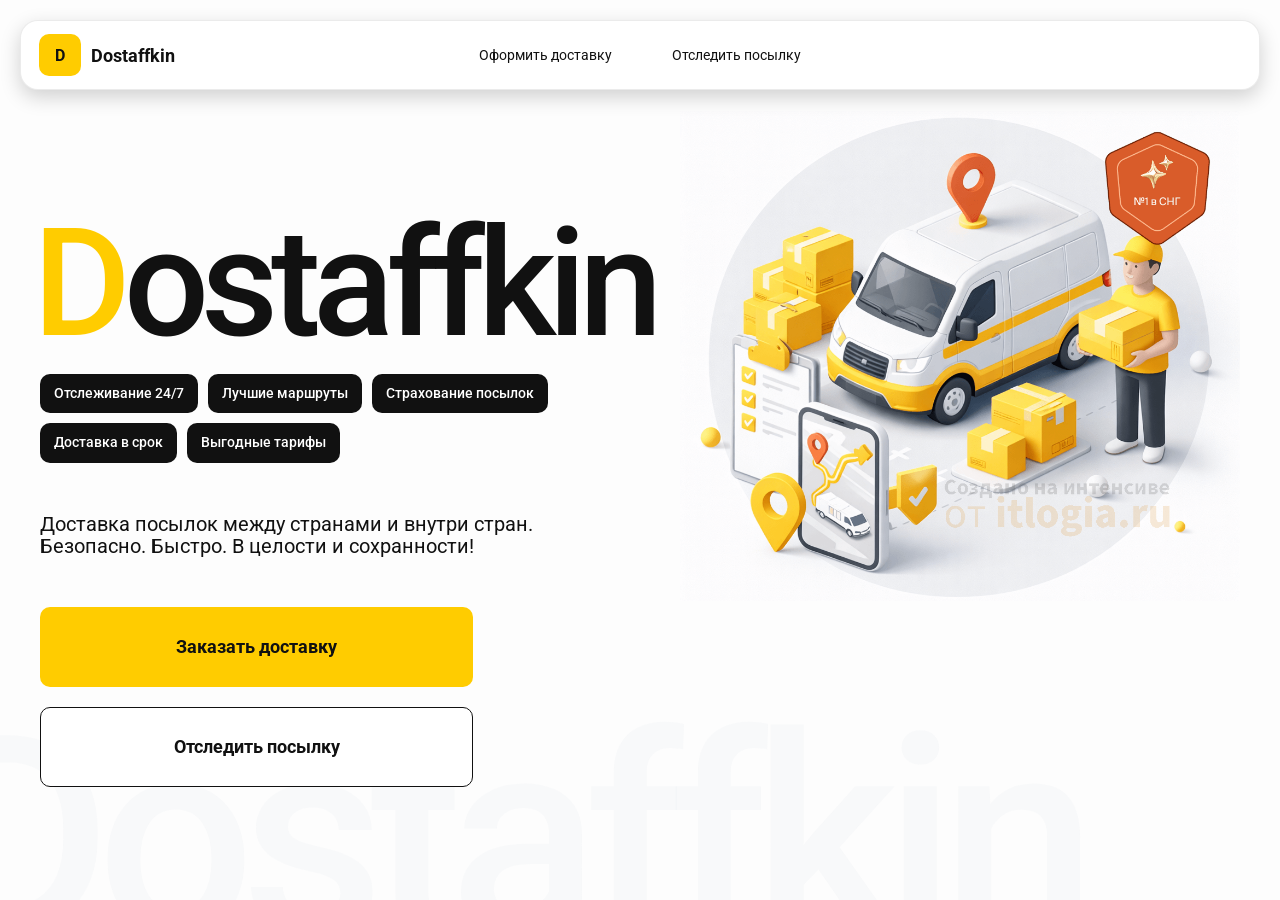
<file: index.html>
<!doctype html>
<html lang="ru">
<head>
    <meta charset="utf-8"/>
    <meta name="viewport" content="width=device-width,initial-scale=1,maximum-scale=1,user-scalable=0"/>
    <title>Dostaffkin — Доставка посылок между странами и внутри стран. Безопасно. Быстро. В целости и сохранности!</title>
    
    
    <link href="styles/base.css" rel="stylesheet" />
    <link href="styles/base_adaptive.css" rel="stylesheet" />
    <link href="styles/index.css" rel="stylesheet" />
    <link href="styles/index_adaptive.css" rel="stylesheet" />
</head>
<body>
<div class="container">
    <header class="header">
        <a class="header-brand" href="#">
            <div class="header-logo">D</div>
            <div class="header-title">Dostaffkin</div>
        </a>
        <nav class="header-menu">
          <a class="header-link" href="./order.html">Оформить <span>доставку</span></a>
          <a class="header-link" href="./track.html">Отследить <span>посылку</span></a>
    </nav>
    </header>
    <main class="main">
        <section class="main-info">
            <div class="main-title">
                <span>D</span>ostaffkin
            </div>
            <div class="main-features">
                <div class="main-feature">Отслеживание 24/7</div>
                <div class="main-feature">Лучшие маршруты</div>
                <div class="main-feature">Страхование посылок</div>
                <div class="main-feature">Доставка в срок</div>
                <div class="main-feature">Выгодные тарифы</div>
            </div>
            <div class="main-description">
                Доставка посылок между странами и внутри стран.
                Безопасно. Быстро. В целости и сохранности!
            </div>
            <div class="main-actions">
                <a class="button" type="button" href="./order.html">Заказать доставку</a>
                <a class="button button-white" type="button" href="./track.html">Отследить посылку</a>
            </div>
        </section>
        <div class="main-title-ghost">Dostaffkin</div>
        <section class="main-image">
          <img src="images/main-image.png" alt="Main image"/>
        </section>


    </main>



</div>

</body>
</html>
</file>
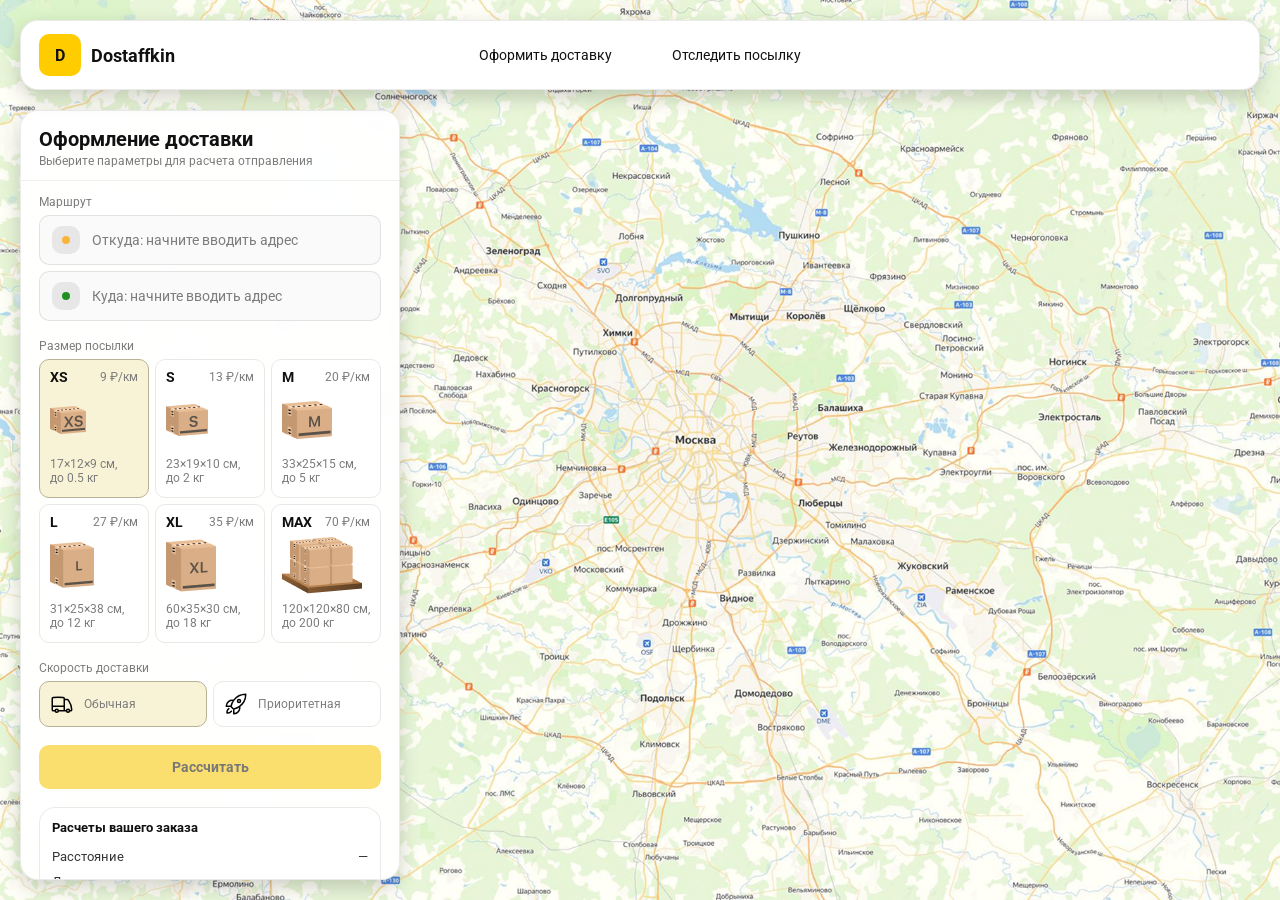
<file: order.html>
<!doctype html>
<html lang="ru">

<head>
    <meta charset="utf-8" />
    <meta name="viewport" content="width=device-width,initial-scale=1,maximum-scale=1,user-scalable=0" />
    <title>Оформление доставки</title>

    <link rel="stylesheet" href="styles/base.css" />
    <link rel="stylesheet" href="styles/base_adaptive.css" />

    <link rel="stylesheet" href="styles/order.css" />
    <link rel="stylesheet" href="styles/order_adaptive.css" />
</head>

<body>
    <div id="map"></div>

    <header class="header">
        <a class="header-brand" href="./index.html">
            <div class="header-logo">D</div>
            <div class="header-title">Dostaffkin</div>
        </a>
        <nav class="header-menu">
            <a class="header-link" href="#">Оформить <span>доставку</span></a>
            <a class="header-link" href="./track.html">Отследить <span>посылку</span></a>
        </nav>
    </header>
    <aside class="main" id="sidebar">
        <div class="main-header">
            <div class="main-title">Оформление доставки</div>
            <div class="main-text">Выберите параметры для расчета отправления</div>
        </div>
        <div class="main-content">
            <div class="main-route">
                <div class="main-block-title">Маршрут</div>
                <div class="main-fields">
                    <div class="main-field" id="fromField">
                        <div class="main-pin"></div>
                        <input id="from" placeholder="Откуда: начните вводить адрес" autocomplete="off" />
                        <div class="main-ac" id="fromAc" role="listbox" aria-label="Подсказки адресов"></div>
                    </div>

                    <div class="main-field" id="toField">
                        <div class="main-pin"></div>
                        <input id="to" placeholder="Куда: начните вводить адрес" autocomplete="off" />
                        <div class="main-ac" id="toAc" role="listbox" aria-label="Подсказки адресов"></div>
                    </div>
                </div>
            </div>
            <div class="main-package">
                <div class="main-block-title">Размер посылки</div>
            
                <div class="main-sizes">
                    <div class="main-size-card is-active" data-value="xs">
                        <div class="main-size-top">
                            <div class="main-size-label">XS</div>
                            <div class="main-size-rate">9 ₽/км</div>
                        </div>
                        <div class="main-size-media">
                            <img src="images/sizes/xs.png" alt="Короб XS" />
                        </div>
                        <div class="main-size-description">17×12×9 см,<br>до 0.5 кг</div>
                    </div>
            
                    <div class="main-size-card" data-value="s">
                        <div class="main-size-top">
                            <div class="main-size-label">S</div>
                            <div class="main-size-rate">13 ₽/км</div>
                        </div>
                        <div class="main-size-media">
                            <img src="images/sizes/s.png" alt="Короб S" />
                        </div>
                        <div class="main-size-description">23×19×10 см,<br>до 2 кг</div>
                    </div>
            
                    <div class="main-size-card" data-value="m">
                        <div class="main-size-top">
                            <div class="main-size-label">M</div>
                            <div class="main-size-rate">20 ₽/км</div>
                        </div>
                        <div class="main-size-media">
                            <img src="images/sizes/m.png" alt="Короб M" />
                        </div>
                        <div class="main-size-description">33×25×15 см,<br>до 5 кг</div>
                    </div>
            
                    <div class="main-size-card" data-value="l">
                        <div class="main-size-top">
                            <div class="main-size-label">L</div>
                            <div class="main-size-rate">27 ₽/км</div>
                        </div>
                        <div class="main-size-media">
                            <img src="images/sizes/l.png" alt="Короб L" />
                        </div>
                        <div class="main-size-description">31×25×38 см,<br>до 12 кг</div>
                    </div>
            
                    <div class="main-size-card" data-value="xl">
                        <div class="main-size-top">
                            <div class="main-size-label">XL</div>
                            <div class="main-size-rate">35 ₽/км</div>
                        </div>
                        <div class="main-size-media">
                            <img src="images/sizes/xl.png" alt="Короб XL" />
                        </div>
                        <div class="main-size-description">60×35×30 см,<br>до 18 кг</div>
                    </div>
            
                    <div class="main-size-card" data-value="max">
                        <div class="main-size-top">
                            <div class="main-size-label">MAX</div>
                            <div class="main-size-rate">70 ₽/км</div>
                        </div>
                        <div class="main-size-media main-size-media-palleta">
                            <img src="images/sizes/max.png" alt="Паллета" />
                        </div>
                        <div class="main-size-description">120×120×80 см,<br>до 200 кг</div>
                    </div>
                </div>
            </div>
            <div class="main-speed">
                <div class="main-block-title">Скорость доставки</div>
            
                <div class="main-speeds">
                    <div class="main-speed-card is-active" data-value="regular">
                        <img class="main-speed-media" src="images/icons/regular.svg" alt="Regular" />
                        <div class="main-speed-description">Обычная</div>
                    </div>
                    <div class="main-speed-card" data-value="fast">
                        <img class="main-speed-media" src="images/icons/fast.svg" alt="Fast" />
                        <div class="main-speed-description">Приоритетная</div>
                    </div>
            
                </div>
            </div>
            <div class="main-calculate-block">
                <button id="calc" class="button calculate-button" type="button" disabled>Рассчитать</button>
            </div>
            
            <div class="main-result" id="result">
                <div class="main-result-title">Расчеты вашего заказа</div>
                <div class="main-result-lines">
                    <div class="main-result-line"><span>Расстояние</span><span id="distanceValue">—</span></div>
                    <div class="main-result-line"><span>Доставим через</span><span id="durationValue">—</span></div>
                    <div class="main-result-line"><span>Тариф</span><span id="rateValue">—</span></div>
                </div>
                <div class="main-price">
                    <div class="main-price-label">Итого</div>
                    <div class="main-price-value" id="totalValue">—</div>
                </div>
            </div>
            <div class="main-order-box">
    <div class="main-order-form" id="orderForm">
        <div class="main-order-title">Оформление доставки</div>
        <div class="main-block-info-row">
            <div class="main-block-title">Контакты</div>
            <div class="order-fields">
                <div class="main-field">
                    <input id="customerName" placeholder="Ваше имя" autocomplete="off"/>
                </div>
                <div class="main-field">
                    <input id="customerPhone" placeholder="Ваш телефон" autocomplete="off" inputmode="tel"/>
                </div>
            </div>
        </div>
        <div class="main-block-info-row extra-info">
            <div class="main-block-title">Дополнительная информация</div>
            <div class="main-field textarea">
                <textarea id="comment" placeholder="Детали доставки и комментарии"></textarea>
            </div>
        </div>
        <button id="submit" class="button main-submit-request" type="button" disabled>Отправить заявку
        </button>
        </div>
    <div class="main-order-success" id="orderSuccess">
        <div class="main-success-icon">✓</div>
        <div class="main-success-title">Заявка отправлена!</div>
        <div class="main-success-title">Номер отправления – <span id="orderId"></span></div>
        <div class="main-success-subtitle">Мы скоро свяжемся с вами</div>
    </div>
    </div>
    </div>
    
    
    </aside>
    
    </body>
    
    </html>
</file>
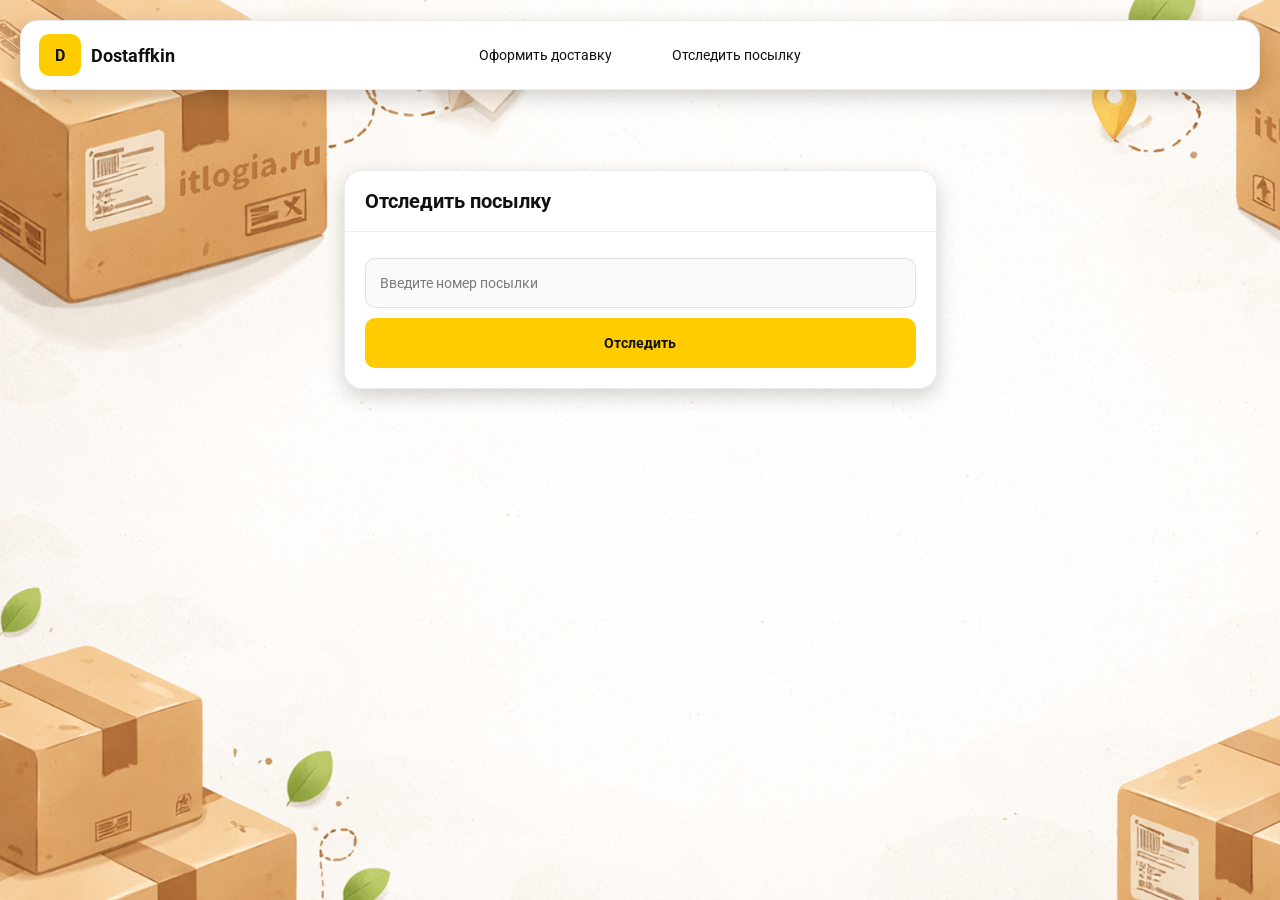
<file: track.html>
<!doctype html>
<html lang="ru">
<head>
    <meta charset="utf-8" />
    <meta name="viewport" content="width=device-width,initial-scale=1,maximum-scale=1,user-scalable=0" />
    <title>Отследить посылку</title>
    <link rel="stylesheet" href="styles/base.css" />
    <link rel="stylesheet" href="styles/base_adaptive.css" />

    <link rel="stylesheet" href="styles/track.css" />
    <link rel="stylesheet" href="styles/track_adaptive.css" />
</head>

<body>
    <div class="container">
        <header class="header">
            <a class="header-brand" href="./index.html">
                <div class="header-logo">D</div>
                <div class="header-title">Dostaffkin</div>
            </a>
            <nav class="header-menu">
                <a class="header-link" href="./order.html">Оформить <span>доставку</span></a>
                <a class="header-link" href="#">Отследить <span>посылку</span></a>
            </nav>
        </header>
        <main class="track-content">
            <section class="track-card track-search">
                <div class="track-title">Отследить посылку</div>
                <div class="track-action">
                    <div class="main-field track-field">
                        <input id="trackNumber" placeholder="Введите номер посылки" autocomplete="off" />
                    </div>
                    <button id="trackButton" class="button track-button" type="button">Отследить</button>
                </div>
            </section>
            <section class="track-card track-result" id="trackResult">
                <div class="track-result-header">
                    <div class="track-id" id="trackIdValue"></div>
                    <div class="track-routes">
                        <div class="track-route">
                            <div class="track-route-pin">
                                <svg xmlns="http://www.w3.org/2000/svg" fill="none" viewBox="0 0 24 24" stroke-width="1.5"
                                    stroke="orange" class="size-6">
                                    <path stroke-linecap="round" stroke-linejoin="round"
                                        d="M15 10.5a3 3 0 1 1-6 0 3 3 0 0 1 6 0Z" />
                                    <path stroke-linecap="round" stroke-linejoin="round"
                                        d="M19.5 10.5c0 7.142-7.5 11.25-7.5 11.25S4.5 17.642 4.5 10.5a7.5 7.5 0 1 1 15 0Z" />
                                </svg>
                            </div>
                            <div class="track-route-address" id="trackFromValue">
                                Откуда: Москва, улица Арбат, 1
                            </div>
                        </div>
                        <div class="track-route track-route-arrow">
                            <svg xmlns="http://www.w3.org/2000/svg" fill="none" viewBox="0 0 24 24" stroke-width="1.5"
                                stroke="currentColor" class="size-6">
                                <path stroke-linecap="round" stroke-linejoin="round" d="M19.5 13.5 12 21m0 0-7.5-7.5M12 21V3" />
                            </svg>
                        </div>
                        <div class="track-route">
                            <div class="track-route-pin">
                                <svg xmlns="http://www.w3.org/2000/svg" fill="none" viewBox="0 0 24 24" stroke-width="1.5"
                                    stroke="green" class="size-6">
                                    <path stroke-linecap="round" stroke-linejoin="round"
                                        d="M15 10.5a3 3 0 1 1-6 0 3 3 0 0 1 6 0Z" />
                                    <path stroke-linecap="round" stroke-linejoin="round"
                                        d="M19.5 10.5c0 7.142-7.5 11.25-7.5 11.25S4.5 17.642 4.5 10.5a7.5 7.5 0 1 1 15 0Z" />
                                </svg>
                            </div>
                            <div class="track-route-address" id="trackToValue">
                                Куда: Минск, проспект Независимости, 58
                            </div>
                        </div>
                    </div>
                </div>
                <div class="track-info">
                    <div class="track-status-title">Статус данной посылки:</div>
                    <div class="track-status-list" id="trackStatusList">
            
            
                        <div class="track-status created">
                            <img src="images/icons/created.svg" class="track-status-icon" alt="Created">
                            <div class="track-status-text">
                                <div class="track-status-text-state">Создан</div>
                                <div class="track-status-text-date">10.01.2026</div>
                            </div>
                        </div>
            
                        <div class="track-status in-way">
                            <img src="images/icons/in-way.svg" class="track-status-icon" alt="In way">
                            <div class="track-status-text">
                                <div class="track-status-text-state">В пути: Москва</div>
                                <div class="track-status-text-date">18.01.2026</div>
                            </div>
                        </div>
            
                        <div class="track-status ready">
                            <img src="images/icons/ready.svg" class="track-status-icon" alt="Ready">
                            <div class="track-status-text">
                                <div class="track-status-text-state">Готов к выдаче</div>
                                <div class="track-status-text-date">25.01.2026</div>
                            </div>
                        </div>
            
                        <div class="track-status done">
                            <img src="images/icons/done.svg" class="track-status-icon" alt="Done">
                            <div class="track-status-text">
                                <div class="track-status-text-state">Вручен</div>
                                <div class="track-status-text-date">27.01.2026</div>
                            </div>
                        </div>
            
                    </div>
                </div>
            </section>
        
        </main>
        </div>

</body>
</html>
</file>
<file: styles/base.css>
*, *::before, *::after {
    box-sizing: border-box;
}
@font-face {
    font-family: "Roboto";
    src: url("../fonts/Roboto-Regular.ttf");
    font-weight: normal;
}

@font-face {
    font-family: "Roboto";
    src: url("../fonts/Roboto-Bold.ttf");
    font-weight: bold;
}

@font-face {
    font-family: "Roboto";
    src: url("../fonts/Roboto-Medium.ttf");
    font-weight: 500;
}

html, body {
    margin: 0;
    color: #111111;
    font-family: "Roboto", sans-serif;
}

body {
    background: #FDFDFD;
}

.header {
    border-radius: 18px;
    box-shadow: 0 7px 20px 0 #0000002E;
    backdrop-filter: blur(10px);
    background: #ffffff;
    left: 20px;
    border: 1px solid rgba(0, 0, 0, 0.08);
    position: fixed;
    right: 20px;
    top: 20px;
    padding: 14px 18px;
    height: 70px;
    display: flex;
    align-items: center;
    z-index: 6;
}
.header-brand {
    display: flex;
    align-items: center;
    text-decoration: none;
    gap: 10px;
}

.header-logo {
    width: 42px;
    height: 42px;
    border-radius: 10px;
    background: #FFCC00;
    display: grid;
    place-items: center;
    font-weight: bold;
    color: #111;
}

.header-title {
    font-size: 18px;
    font-weight: bold;
    color: #111111;
    text-decoration: none;
}
.header-menu {
    display: flex;
    align-items: center;
    gap: 60px;
    margin: 0;
    position: absolute;
    left: 50%;
    transform: translateX(-50%);
}

.header-link {
    font-size: 14px;
    color: #111111;
    text-decoration: none;
}
.button {
    border: 0;
    outline: none;
    height: 44px;
    border-radius: 10px;
    font-size: 14px;
    font-weight: bold;
    cursor: pointer;
    font-family: inherit;
    transition: transform .08s ease, opacity .12s ease;
    background: #ffcc00;
    color: #111111;
    text-align: center;
    text-decoration: none;
}

.button:hover {
    background-color: #E5BC19;
}

.button:disabled {
    cursor: not-allowed;
    background-color: #FADE6E;
    color: #787878;
    transform: none;
}

.button.button-white {
    background: #ffffff;
    border: 1px solid #111111;
}

.button.button-white:hover {
    background: rgb(241 241 241);
}
.main-field {
    display: flex;
    align-items: center;
    margin-top: 6px;
    gap: 10px;
    border: 1px solid #1111111A;
    background: #FAFAFA;
    border-radius: 10px;
    padding: 10px 12px;
    position: relative;
    box-sizing: border-box;
    height: 50px;
}

.main-field.textarea {
    height: auto;
}

.main-pin {
    width: 28px;
    height: 28px;
    border-radius: 10px;
    background: rgba(17, 17, 17, 0.08);
    display: grid;
    place-items: center;
    flex: 0 0 auto;
    position: relative;
}

.main-pin::before {
    content: "";
    width: 8px;
    height: 8px;
    border-radius: 999px;
    background: orange;
    opacity: .75;
    display: block;
}

.main-field:last-child .main-pin::before {
    background: green;
    opacity: .85;
}

input, textarea {
    width: 100%;
    border: 0;
    outline: none;
    background: transparent;
    font-size: 14px;
    color: #111111;
    font-family: inherit;
}

textarea {
    resize: vertical;
    min-height: 72px;
    padding: 2px 0;
}

input::placeholder, textarea::placeholder {
    color: #7C7C7C;
}

.main-field:focus-within {
    border-color: rgba(0, 0, 0, 0.20);
    box-shadow: 0 0 0 4px rgba(255, 204, 0, 0.35);
    background: rgba(255, 255, 255, 0.75);
}
</file>
<file: styles/base_adaptive.css>
@media (max-width: 767px) {
    .header {
        left: 10px;
        right: 10px;
        top: 10px;
    }

    .header-link span {
        display: none;
    }

    .header-menu {
        gap: 20px;
        justify-content: flex-start;
        margin: 0 0 0 30px;
        position: static;
        transform: none;
    }
}

@media (max-width: 420px) {
    .header-title {
        display: none;
    }
}

@media (max-width: 374px) {
    .header-menu {
        gap: 10px;
        margin: 0 0 0 10px;
    }
}
</file>
<file: styles/index.css>
.container {
    overflow: hidden;
    min-height: 100vh;
}
.main {
    padding: 111px 40px 40px;
    position: relative;
    display: flex;
}
.main-info {
    max-width: 840px;
    width: 100%;
    position: relative;
}
.main-title {
    margin-top: 98px;
    font-weight: 500;
    font-size: 200px;
    line-height: 1;
    letter-spacing: -0.05em;
    color: #111111;
    left: -15px;
    position: relative;
}

.main-title span {
    color: #ffcc00;
}
.main-features {
    margin-top: 15px;
    display: flex;
    flex-wrap: wrap;
    gap: 10px;
}

.main-feature {
    background: #111111;
    color: #ffffff;
    padding: 12px 14px;
    font-weight: 500;
    font-size: 14px;
    line-height: 1.1;
    border-radius: 10px;
}
.main-description {
    margin-top: 50px;
    max-width: 500px;
    font-size: 20px;
    line-height: 1.1;
    color: #111111;
}
.main-actions {
    margin-top: 50px;
    display: flex;
    flex-direction: column;
    gap: 20px;
}

.main-actions .button {
    height: 80px;
    width: 433px;
    font-size: 18px;
    font-weight: bold;
    place-items: center;
    display: grid;
}
.main-title-ghost {
    position: absolute;
    z-index: -1;
    left: -70px;
    bottom: -150px;
    font-weight: 500;
    font-size: 278px;
    line-height: 1;
    letter-spacing: -0.05em;
    color: #ECEDF04D;
}
.main-image {
    width: 1024px;
    top: 100px;
    z-index: -2;
}

.main-image img {
    width: 100%;
    max-width: 1024px;
    height: auto;
    display: block;
}
</file>
<file: styles/index_adaptive.css>
@media (max-width: 1760px) {
    .main-title {
        font-size: 150px;
        left: -7px;
    }

    .main-info {
        max-width: 640px;
    }
}
@media (max-width: 1200px) {
    .main-info {
        max-width: 540px;
    }

    .main {
        padding: 111px 20px 20px;
    }

    .main-title {
        font-size: 120px;
        left: -4px;
    }

    .main-title-ghost {
        font-size: 220px;
    }
}
@media (max-width: 1024px) {
    .main-title {
        margin-top: 30px;
    }

    .main {
        flex-direction: column-reverse;
    }

    .main-image {
        max-width: 350px;
        position: absolute;
        left: 370px;
        top: 370px;
    }

    .main-info {
        max-width: 100%;
    }

    .main-actions {
        gap: 10px;
    }

    .main-actions .button {
        height: 50px;
        font-size: 14px;
        width: auto;
        max-width: 300px;
    }

    .main-description {
        max-width: 350px;
    }
}
@media (max-width: 570px) {
    .main-title {
        font-size: 88px;
    }

    .main-description {
        max-width: 100%
    }

    .main-actions {
       width: 100%;
    }

    .main-actions .button {
        width: 100%;
        max-width: 100%
    }

    .main-image {
        max-width: 650px;
        position: absolute;
        left: 170px;
        top: 70px;
        opacity: 0.2;
    }
}
@media (max-width: 400px) {
    .main-title {
        font-size: 70px;
    }
}
</file>
<file: styles/order.css>
#map {
    background-image: url("../images/order-bg.png");
    background-size: cover;
    position: fixed;
    inset: 0;
}
.main {
    border-radius: 18px;
    box-shadow: 0 7px 20px 0 #0000002E;
    backdrop-filter: blur(10px);
    background: rgba(255, 255, 255, 0.96);
    left: 20px;
    border: 1px solid rgba(0, 0, 0, 0.08);
    position: fixed;
    top: 110px;
    bottom: 20px;
    width: 380px;
    display: flex;
    flex-direction: column;
    overflow: hidden;
    z-index: 5;
}
.main-header {
    padding: 18px 18px 12px 18px;
    border-bottom: 1px solid rgba(0, 0, 0, 0.06);
    display: flex;
    flex-direction: column;
}

.main-title {
    font-size: 20px;
    line-height: 100%;
    font-weight: bold;
}

.main-text {
    font-size: 12px;
    margin-top: 5px;
    color: #7C7C7C;
}
.main-content {
    padding: 14px 18px 18px 18px;
    overflow: auto;
    scrollbar-width: none;
    display: flex;
    flex-direction: column;
    gap: 18px;
    flex: 1;
}
.main-block-title {
    font-size: 12px;
    color: #7C7C7C;
}

.main-route .main-block-title,
.main-package .main-block-title {
    margin-bottom: 6px;
}
.main-sizes {
    display: grid;
    gap: 6px;
    grid-template-columns: repeat(3, 1fr);
}

.main-size-card {
    border: 1px solid #E8E8E7;
    background: #FFFFFF;
    border-radius: 10px;
    padding: 10px;
    cursor: pointer;
    user-select: none;
    transition: transform .08s ease, border-color .12s ease, background .12s ease;
    min-height: 139px;
}

.main-size-card:hover {
    transform: translateY(-1px);
}

.main-size-card.is-active {
    background-color: #F8F2D6;
    border-color: #B7B196;
}

.main-size-top {
    display: flex;
    align-items: center;
    justify-content: space-between;
}

.main-size-label {
    font-weight: bold;
    font-size: 14px;
    color: #111111;
    line-height: 100%;
}

.main-size-rate {
    font-size: 12px;
    color: #7C7C7C;
    line-height: 100%;
}

.main-size-media {
    margin-top: 8px;
    height: 57px;
}

.main-size-description {
    margin-top: 8px;
    font-size: 12px;
    color: #7C7C7C;
    line-height: 1.2;
}
.calculate-button {
    width: 100%;
} 
.main-result {
    border: 1px solid rgba(0, 0, 0, 0.08);
    background: rgba(255, 255, 255, 0.75);
    border-radius: 16px;
    padding: 12px;
    line-height: 1.25;
}

.main-result-title {
    font-weight: bold;
    font-size: 13px;
    color: #111111;
    margin-bottom: 13px;
}

.main-result-lines {
    gap: 8px;
    display: flex;
    flex-direction: column;
}

.main-result-line {
    font-size: 13px;
    color: rgba(17, 17, 17, 0.85);
    display: flex;
    justify-content: space-between;
}

.main-price {
    margin-top: 18px;
    padding-top: 10px;
    border-top: 1px dashed rgba(0, 0, 0, 0.12);
    display: flex;
    align-items: baseline;
    justify-content: space-between;
}

.main-price-label {
    font-size: 12px;
    color: rgba(17, 17, 17, 0.55);
}

.main-price-value {
    font-size: 20px;
    font-weight: bold;
    color: #111111;
    letter-spacing: -0.3px;
}
.main-order-box {
    background: #ffffff;
    border: 1px solid #E8E8E7;
    border-radius: 10px;
    padding: 12px;
}

.main-order-title {
    margin-bottom: 8px;
    font-weight: bold;
    font-size: 14px;
    color: #111111;
}

.main-block-info {
    display: flex;
    flex-direction: column;
    gap: 6px;
}

.order-fields {
    display: grid;
    grid-template-columns: 1fr 1fr;
    column-gap: 10px;
    margin-top: 6px;
}

.main-block-info-row.extra-info {
    display: block;
    margin-top: 13px;
}

.main-submit-request {
    width: 100%;
    margin-top: 6px;
}

.main-order-success {
    display: none;
    text-align: center;
    padding: 22px 12px;
    gap: 12px;
}

.main-order-success.is-visible {
    display: flex;
    flex-direction: column;
    align-items: center;
}

.main-success-icon {
    width: 56px;
    height: 56px;
    border-radius: 50%;
    background: #16a34a;
    color: #ffffff;
    display: grid;
    place-items: center;
    font-size: 30px;
}

.main-success-title {
    font-size: 14px;
    font-weight: bold;
    color: #111111;
}

.main-success-subtitle {
    font-size: 12px;
    color: rgba(17, 17, 17, 0.55);
    line-height: 1.3;
}
.main-speed .main-block-title {
    margin-bottom: 6px;
}

.main-speeds {
    display: grid;
    gap: 6px;
    grid-template-columns: repeat(2, 1fr);
}

.main-speed-card {
    border: 1px solid #E8E8E7;
    background: #FFFFFF;
    border-radius: 10px;
    padding: 10px;
    cursor: pointer;
    user-select: none;
    transition: transform .08s ease, border-color .12s ease, background .12s ease;
    display: flex;
    align-items: center;
    gap: 10px;
}

.main-speed-card:hover {
    transform: translateY(-1px);
}

.main-speed-card.is-active {
    background-color: #F8F2D6;
    border-color: #B7B196;
}

.main-speed-description {
    font-size: 12px;
    color: #7C7C7C;
    line-height: 1.2;
}
</file>
<file: styles/order_adaptive.css>
@media (max-width: 767px) {
    .main {
        left: 10px;
        right: 10px;
        top: 50%;
        bottom: 12px;
        width: auto;
        max-width: none;
    }
}

@media (max-width: 420px) {
    .main-sizes {
        grid-template-columns: repeat(2, 1fr);
    }
}
</file>
<file: styles/track.css>
.container {
    background: #F4F4F4 url("../images/track-bg.png");
    background-size: cover;
    min-height: 100vh;
    padding: 170px 0 50px 0;
}
.track-content {
    width: 593px;
    margin: 0 auto;
}
.track-card {
    width: 100%;
    border-radius: 18px;
    box-shadow: 0 7px 20px 0 #0000002E;
    backdrop-filter: blur(10px);
    background: rgba(255, 255, 255, 0.96);
    border: 1px solid rgba(0, 0, 0, 0.08);
}

.track-title {
    font-size: 20px;
    line-height: 100%;
    font-weight: bold;
    border-bottom: 1px solid #EEEEEE;
    padding: 20px;
}

.track-action {
    padding: 20px;
}

.track-button {
    width: 100%;
    height: 50px;
}

.track-field {
    margin-bottom: 10px;
}
.track-result {
    margin-top: 5px;
    display: none;
}

.track-result.is-visible {
    display: block;
}

.track-result-header {
    font-weight: bold;
    font-size: 14px;
    color: #111111;
    padding: 20px;
    border-bottom: 1px solid #EEEEEE;
}

.track-id {
    margin-bottom: 12px;
    font-size: 20px;
}

.track-routes {
    display: flex;
    flex-direction: column;
    gap: 10px;
    font-weight: normal;
}

.track-route {
    display: flex;
    align-items: center;
    gap: 10px;
}

.track-route-pin {
    width: 24px;
    height: 24px;
    flex-shrink: 0;
}

.track-route-arrow {
    padding: 15px 0;
    width: 24px;
    height: 24px;
}

.track-info {
    padding: 20px;
}

.track-status {
    display: flex;
    align-items: center;
    font-size: 12px;
    gap: 10px;
}

.track-status-title {
    font-size: 14px;
    color: #111111;
    margin-bottom: 20px;
}

.track-status-list {
    display: flex;
    flex-direction: column;
    gap: 15px;
}

.track-status-icon {
    width: 40px;
    height: 40px;
    border-radius: 50%;
    background: rgba(17, 17, 17, 0.08);
    display: grid;
    place-items: center;
    flex: 0 0 auto;
}

.track-status.created .track-status-icon {
    background-color: #F1CB00;
}

.track-status.in-way .track-status-icon {
    background-color: #F08A11;
}

.track-status.ready .track-status-icon {
    background-color: #A35D0A;
}

.track-status.done .track-status-icon {
    background-color: #37C93B;
}

.track-status-text {
    display: flex;
    align-items: center;
    justify-content: space-between;
    color: #111111;
    font-size: 12px;
    flex: 1;
}

.track-status-date {
    color: rgba(17, 17, 17, 0.55);
}
</file>
<file: styles/track_adaptive.css>
@media (max-width: 767px) {
    .container {
        padding: 130px 0 50px 0;
    }

    .track-content {
        width: 100%;
        padding-left: 10px;
        padding-right: 10px;
    }

    .track-result-header {
        padding: 20px;
    }
}
</file>
